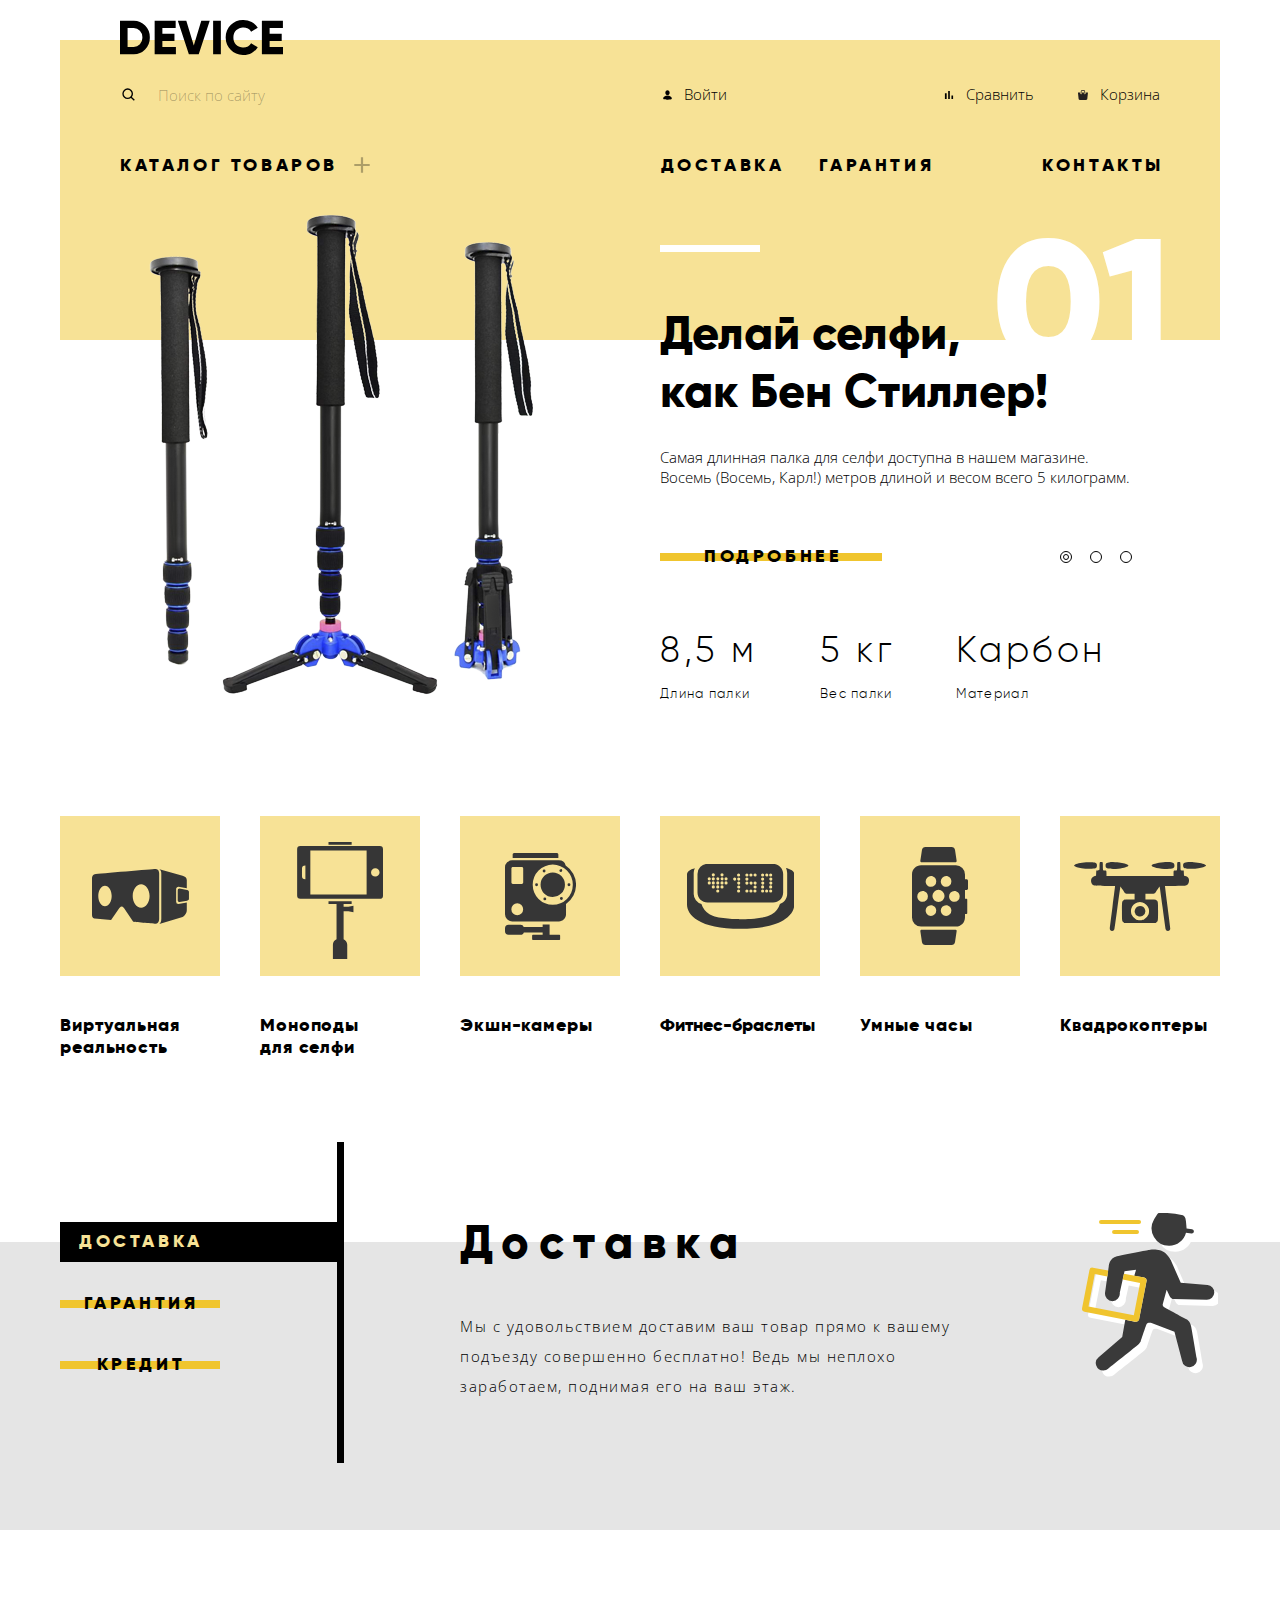
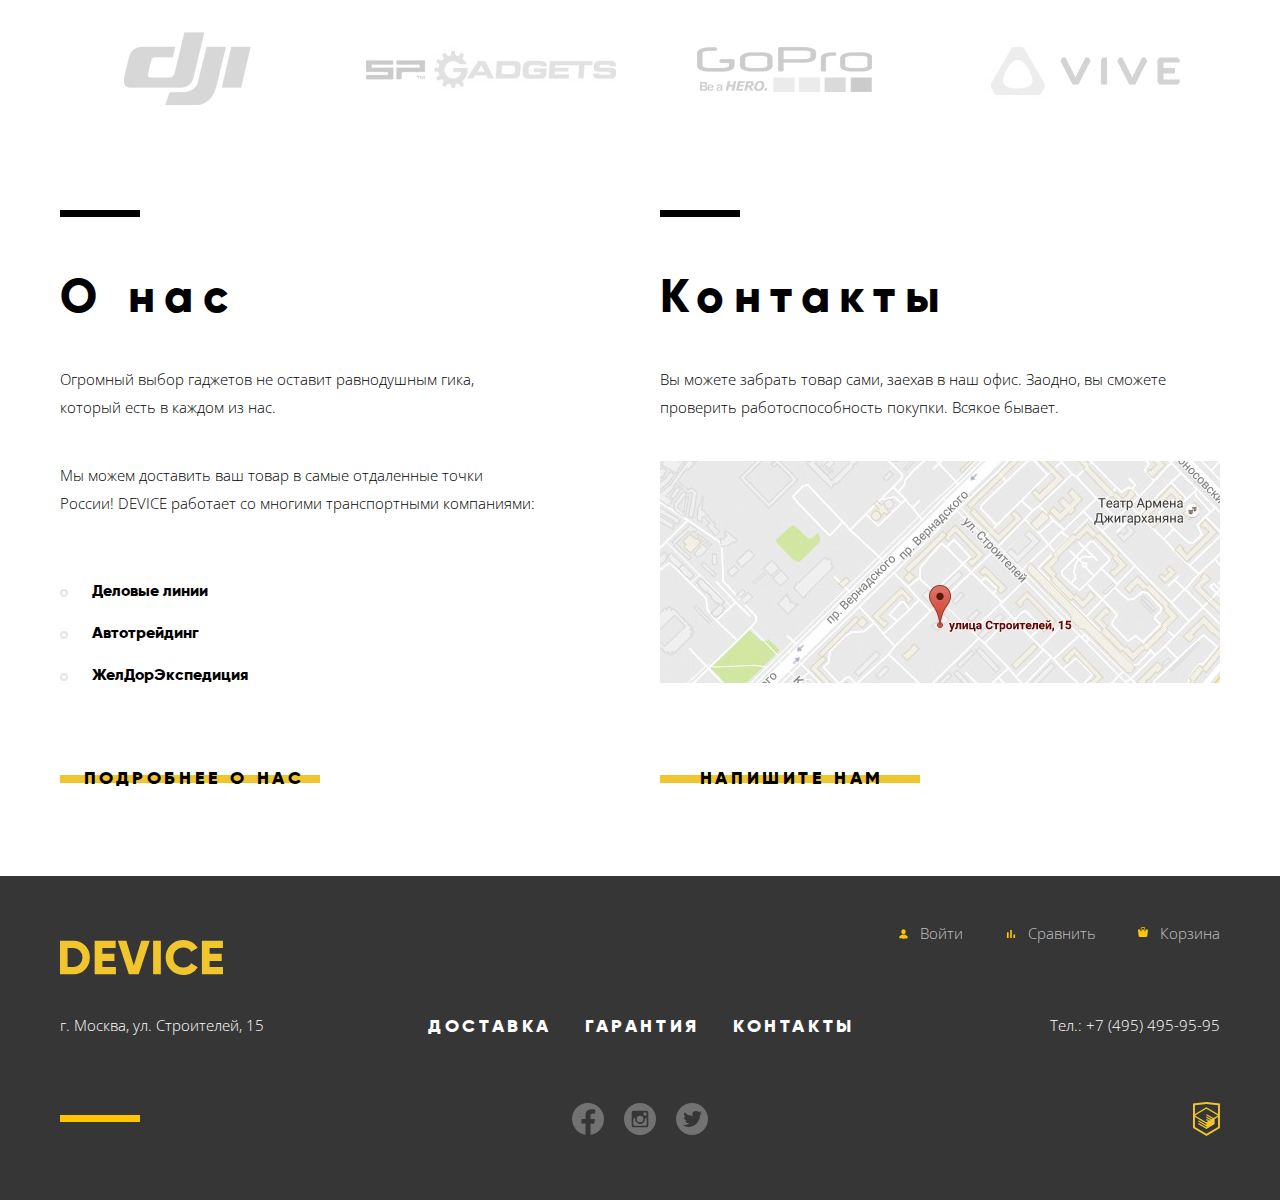
<file: index.html>
<!DOCTYPE html>
<html class="page" lang="ru">
<head>
  <meta charset="utf-8">
  <title>HTML Academy: Девайс</title>
  <link href="https://fonts.googleapis.com/css2?family=Open+Sans:wght@300;400&display=swap" rel="stylesheet">
  <link href="css/normalize.min.css" rel="stylesheet">
  <link href="css/style.min.css" rel="stylesheet">
</head>
<body class="page-body">
<header class="main-header container">
  <div class="wrapper">
    <a class="main-logo-header">
      <img alt="Логотип интернет магазина DEVICE" height="35" src="img/logo-header.svg" width="163">
    </a>
    <form action="https://echo.htmlacademy.ru" class="search-form" method="get">
      <label for="search-form"><span class="visually-hidden">Поиск</span></label>
      <input id="search-form" name="search" placeholder="Поиск по сайту" type="text" value="">
      <button type="submit">Найти</button>
    </form>
    <ul class="user-links-list-header">
      <li class="user-links-item"><a class="login-link" href="#">Войти</a></li>
      <li class="user-links-item push"><a class="compare-link" href="#">Сравнить</a></li>
      <li class="user-links-item"><a class="cart-link" href="#">Корзина</a></li>
    </ul>
    <nav class="main-navigation">
      <ul class="main-navigation-list">
        <li class="main-navigation-item push">
          <a class="main-navigation-item-plus" href="#">Каталог товаров</a>
          <ul class="main-navigation-submenu-list">
            <li class="main-navigation-submenu-item"><a href="#">Виртуальная реальность</a></li>
            <li class="main-navigation-submenu-item"><a href="catalog.html">Моноподы для селфи</a></li>
            <li class="main-navigation-submenu-item"><a href="#">Экшн-камеры</a></li>
            <li class="main-navigation-submenu-item"><a href="#">Фитнес-браслеты</a></li>
            <li class="main-navigation-submenu-item"><a href="#">Умные часы</a></li>
            <li class="main-navigation-submenu-item"><a href="#">Квадрокоптер</a></li>
          </ul>
        </li>
        <li class="main-navigation-item"><a href="#">Доставка</a></li>
        <li class="main-navigation-item"><a href="#">Гарантия</a></li>
        <li class="main-navigation-item"><a href="#">Контакты</a></li>
      </ul>
    </nav>
  </div>
</header>

<main>
  <section class="popular-products container">
    <div class="wrapper">
      <h2 class="visually-hidden">Популярные товары</h2>
      <ol class="popular-products-list">
        <li class="popular-products-item current-slide">
          <h3 class="visually-hidden">Селфи-палка</h3>
          <img alt="Селфи-палка в трех вариантах использования (с разложенной и со сложенной подставкой, и без неё)" class="popular-products-image" height="486" src="img/popular-monopod.png" width="384">
          <b class="popular-products-slogan">Делай селфи,<br> как Бен Стиллер!</b>
          <p class="popular-products-description">Самая длинная палка для селфи доступна в нашем магазине.<br> Восемь (Восемь, Карл!) метров длиной и весом всего 5 килограмм.</p>
          <a class="button popular-products-button" href="#">Подробнее</a>
          <dl class="popular-products-characteristics">
            <div class="characteristics-wrapper">
              <dt class="characteristics-key">Длина палки</dt>
              <dd class="characteristics-value">8,5 м</dd>
            </div>
            <div class="characteristics-wrapper">
              <dt class="characteristics-key">Вес палки</dt>
              <dd class="characteristics-value">5 кг</dd>
            </div>
            <div class="characteristics-wrapper">
              <dt class="characteristics-key">Материал</dt>
              <dd class="characteristics-value">Карбон</dd>
            </div>
          </dl>
        </li>
        <li class="popular-products-item">
          <h3 class="visually-hidden">Фитнес-браслет</h3>
          <img alt="Фитнес-браслет с надписью на экране «Я вижу, что ты снова ешь :(»" class="popular-products-image" height="483" src="img/popular-bracelet.png" width="345">
          <b class="popular-products-slogan">Худеем <br>правильно!</b>
          <p class="popular-products-description">Мотивирующие фитнес-браслеты помогут найти в себе силы <br>не пропускать занятия и соблюдать диету.</p>
          <a class="button popular-products-button" href="#">Подробнее</a>
          <dl class="popular-products-characteristics">
            <div class="characteristics-wrapper">
              <dt class="characteristics-key">Без подзарядки</dt>
              <dd class="characteristics-value">48 часов</dd>
            </div>
          </dl>
        </li>
        <li class="popular-products-item">
          <h3 class="visually-hidden">Квадрокоптер</h3>
          <img alt="Квадрокоптер с красным лазером" class="popular-products-image" height="334" src="img/popular-quadcopter.png" width="526">
          <b class="popular-products-slogan">Порхает как бабочка, жалит как пчела!</b>
          <p class="popular-products-description">Этот обычный, на первый взгляд, квадрокоптер оснащен <br>мощным лазером, замаскированным под стандартную камеру.</p>
          <a class="button popular-products-button" href="#">Подробнее</a>
          <dl class="popular-products-characteristics">
            <div class="characteristics-wrapper">
              <dt class="characteristics-key">Дальность полета</dt>
              <dd class="characteristics-value">800 м</dd>
            </div>
            <div class="characteristics-wrapper">
              <dt class="characteristics-key">Радиус поражения</dt>
              <dd class="characteristics-value">50 м</dd>
            </div>
          </dl>
        </li>
      </ol>
      <div class="popular-products-controls">
        <button aria-label="Первый слайд" class="current-button" tabindex="-1" type="button"></button>
        <button aria-label="Второй слайд" type="button"></button>
        <button aria-label="Третий слайд" type="button"></button>
      </div>
    </div>
  </section>

  <section class="categories container">
    <h2 class="visually-hidden">Категории товаров</h2>
    <ul class="categories-list">
      <li class="categories-item vr"><h3><a href="#">Виртуальная реальность</a></h3></li>
      <li class="categories-item monopod"><h3><a href="catalog.html">Моноподы <br>для селфи</a></h3></li>
      <li class="categories-item camera"><h3><a href="#">Экшн-камеры</a></h3></li>
      <li class="categories-item bracelet"><h3><a href="#">Фитнес-браслеты</a></h3></li>
      <li class="categories-item watch"><h3><a href="#">Умные часы</a></h3></li>
      <li class="categories-item quadcopter"><h3><a href="#">Квадрокоптеры</a></h3></li>
    </ul>
  </section>

  <section class="services">
    <div class="container">
      <h2 class="visually-hidden">Сервисы</h2>
      <div class="services-menu">
        <button class="services-slider current-button" tabindex="-1" type="button">Доставка</button>
        <button class="services-slider" type="button">Гарантия</button>
        <button class="services-slider" type="button">Кредит</button>
      </div>
      <ul class="services-list">
        <li class="services-item delivery current-slide">
          <h3 class="services-heading">Доставка</h3>
          <p class="services-description">Мы с удовольствием доставим ваш товар прямо к вашему <br>подъезду совершенно бесплатно! Ведь мы неплохо <br>заработаем, поднимая его на ваш этаж.</p>
        </li>
        <li class="services-item warranty">
          <h3 class="services-heading">Гарантия</h3>
          <p class="services-description">Если из-за возгорания купленного у нас товара у вас сгорит дом — <br>не переживайте, мы выдадим вам новый. <br>Товар, не дом, конечно же.</p>
        </li>
        <li class="services-item credit">
          <h3 class="services-heading">Кредит</h3>
          <p class="services-description">Залезть в долговую яму стало проще! Кредитные консультанты подберут для вас наиболее выгодные <br>условия кредита. Выгодные для нашего банка, разумеется.</p>
        </li>
      </ul>
    </div>

  </section>

  <section class="manufacturer container">
    <h2 class="visually-hidden">Производители</h2>
    <ul class="manufacturer-list">
      <li class="manufacturer-item dji">
        <a aria-label="DJI" href="#">
          <img alt="Логотип компании DJI" height="100" src="img/manufacturer-color-dji.png" width="260">
        </a>
      </li>
      <li class="manufacturer-item">
        <a aria-label="SP Gadgets" href="#">
          <img alt="Логотип компании SP Gadgets" height="100" src="img/manufacturer-color-sp-gadgets.png" width="260">
        </a>
      </li>
      <li class="manufacturer-item">
        <a aria-label="GoPro" href="#">
          <img alt="Логотип компании GoPro" height="100" src="img/manufacturer-color-gopro.png" width="260">
        </a>
      </li>
      <li class="manufacturer-item">
        <a aria-label="VIVE" href="#">
          <img alt="Логотип компании VIVE" height="100" src="img/manufacturer-color-vive.png" width="260">
        </a>
      </li>
    </ul>
  </section>

  <div class="about-us-contacts-wrapper container">
    <section class="about-us section-container">
      <h2 class="section-heading about-us-heading">О нас</h2>
      <p class="section-paragraph about-us-description">Огромный выбор гаджетов не оставит равнодушным гика, <br>который есть в каждом из нас.</p>
      <p class="section-paragraph about-us-delivery">Мы можем доставить ваш товар в самые отдаленные точки <br>России! DEVICE работает со многими транспортными компаниями:</p>
      <ul class="delivery-list">
        <li class="delivery-item">Деловые линии</li>
        <li class="delivery-item">Автотрейдинг</li>
        <li class="delivery-item">ЖелДорЭкспедиция</li>
      </ul>
      <a class="button about-us-button" href="#">Подробнее о нас</a>
    </section>

    <section class="contacts section-container">
      <h2 class="section-heading contacts-heading">Контакты</h2>
      <p class="section-paragraph contacts-description">Вы можете забрать товар сами, заехав в наш офис. Заодно, вы сможете проверить работоспособность покупки. Всякое бывает.</p>
      <a aria-label="Открыть модальное окно с интерактивной картой" class="contacts-map" href="https://www.google.com/maps/place/%D1%83%D0%BB.+%D0%A1%D1%82%D1%80%D0%BE%D0%B8%D1%82%D0%B5%D0%BB%D0%B5%D0%B9,+15,+%D0%9C%D0%BE%D1%81%D0%BA%D0%B2%D0%B0,+119311/@55.687031,37.529618,18z/data=!4m5!3m4!1s0x46b54cf65f5c8955:0x694710ccd55501e!8m2!3d55.687031!4d37.529618?hl=ru">
        <img alt="г. Москва, ул. Строителей, 15" height="222" src="img/contacts-map.jpg" width="560">
      </a>
      <a class="button contacts-button" href="#">Напишите нам</a>
    </section>
  </div>
</main>

<footer class="main-footer">
  <div class="main-footer-wrapper container">
    <a class="main-logo-footer">
      <img alt="Логотип интернет магазина DEVICE" height="35" src="img/logo-footer.svg" width="163">
    </a>
    <ul class="user-links-list-footer">
      <li class="user-links-item"><a class="login-link" href="#">Войти</a></li>
      <li class="user-links-item"><a class="compare-link" href="#">Сравнить</a></li>
      <li class="user-links-item"><a class="cart-link" href="#">Корзина</a></li>
    </ul>

    <address class="address-footer">г. Москва, ул. Строителей, 15</address>

    <section class="work-details">
      <h2 class="visually-hidden">Подробности</h2>
      <ul class="work-details-list">
        <li class="work-details-item">
          <a href="#">Доставка</a>
        </li>
        <li class="work-details-item">
          <a href="#">Гарантия</a>
        </li>
        <li class="work-details-item">
          <a href="#">Контакты</a>
        </li>
      </ul>
    </section>

    <a class="phone-footer" href="tel:+74954959595">Тел.: +7 (495) 495-95-95</a>

    <section class="social">
      <h2 class="visually-hidden">Социальные сети</h2>
      <ul class="social-list">
        <li class="social-item">
          <a class="social-link" href="#" target="_blank"><span class="visually-hidden">Facebook</span>
            <svg aria-hidden="true" fill="#fff" fill-opacity=".3" focusable="false" height="32" width="32" xmlns="http://www.w3.org/2000/svg">
              <path d="M32 16a16 16 0 10-18.5 15.8V20.62H9.44V16h4.06v-3.53c0-4 2.39-6.22 6.04-6.22 1.75 0 3.58.31 3.58.31v3.94h-2.01c-1.99 0-2.61 1.23-2.61 2.5v3h4.44l-.71 4.63H18.5V31.8A16 16 0 0032 16z"/>
            </svg>
          </a>
        </li>
        <li class="social-item">
          <a class="social-link" href="#" target="_blank"><span class="visually-hidden">Instagram</span>
            <svg aria-hidden="true" fill="#fff" fill-opacity=".3" focusable="false" height="32" width="32" xmlns="http://www.w3.org/2000/svg">
              <path d="M21 16a5 5 0 11-9.92-.83H9.33v6.66c0 .46.38.84.84.84h11.66a.84.84 0 00.84-.84v-6.66h-1.75c.05.27.08.54.08.83zm-5 3.33a3.33 3.33 0 100-6.66 3.33 3.33 0 000 6.66zm4-6.83h2a.5.5 0 00.5-.5v-2a.5.5 0 00-.5-.5h-2a.5.5 0 00-.5.5v2c0 .28.23.5.5.5zM16 0a16 16 0 100 32 16 16 0 000-32zm8.33 22.48c0 1.02-.83 1.85-1.85 1.85H9.52a1.86 1.86 0 01-1.85-1.85V9.52c0-1.02.83-1.85 1.85-1.85h12.96c1.02 0 1.85.83 1.85 1.85v12.96z"/>
            </svg>
          </a>
        </li>
        <li class="social-item">
          <a class="social-link" href="#" target="_blank"><span class="visually-hidden">Twitter</span>
            <svg aria-hidden="true" fill="#fff" fill-opacity=".3" focusable="false" height="32" width="32" xmlns="http://www.w3.org/2000/svg">
              <path d="M16 32a15.7 15.7 0 01-6.22-1.27 16.02 16.02 0 01-5.1-3.4 16.02 16.02 0 01-3.41-5.11A15.7 15.7 0 010 16c0-2.17.42-4.24 1.27-6.22a16.02 16.02 0 013.4-5.1 16.02 16.02 0 015.11-3.41A15.7 15.7 0 0116 0c2.17 0 4.24.42 6.22 1.27 1.98.84 3.68 1.97 5.1 3.4a16.02 16.02 0 013.41 5.11A15.7 15.7 0 0132 16c0 2.17-.42 4.24-1.27 6.22a16.02 16.02 0 01-3.4 5.1 16.02 16.02 0 01-5.11 3.41A15.7 15.7 0 0116 32zm9.4-24c-.12.06-.3.18-.56.34l-.6.41-.58.31-.66.22A3.68 3.68 0 0020.16 8c-2.44 0-3.66 1.02-3.66 3.06v1.85c-3.35-.17-5.93-1.4-7.72-3.7A2.52 2.52 0 008 11c0 1.38.51 2.42 1.53 3.13-.12 0-.3 0-.53.03-.23.02-.41.02-.55 0A1.57 1.57 0 018 14c0 .96.26 1.76.77 2.4a3.53 3.53 0 002.1 1.23c-.2.25-.5.37-.87.37-.33 0-.63-.1-.88-.28 0 .81.4 1.44 1.18 1.89.78.45 1.66.68 2.64.7-.38.57-.92.99-1.64 1.27-.72.28-1.49.42-2.3.42-.3 0-.7-.07-1.2-.22l-.8-.22c.33.67 1.02 1.24 2.05 1.72 1.03.48 2.34.72 3.92.72a10.3 10.3 0 007-2.69A13.08 13.08 0 0024 12c0-.04.13-.13.38-.27.25-.13.54-.31.87-.54.33-.23.58-.47.75-.72-1.13 0-1.88.02-2.25.06.73-.44 1.28-1.28 1.66-2.53z"/>
            </svg>
          </a>
        </li>
      </ul>
    </section>

    <a class="copyright" href="https://htmlacademy.ru/intensive/htmlcss" target="_blank"><span class="visually-hidden">Разработано HTML Academy</span>
      <svg aria-hidden="true" fill="#F0C52E" focusable="false" height="34" width="27" xmlns="http://www.w3.org/2000/svg">
        <path d="M13.62.02L13.47 0 0 1.4V26l13.47 8 13.43-7.97.05-.02V1.4L13.62 0zm11.4 12.07L13.49 5.33v-.1l-.08.05-.1-.06v.1L1.94 12.1V3.14l11.54-1.21 11.55 1.2v8.96zM13.4 6.78l11.52 6.7-4.48 2.63-7.09-4.21-.01 1.4 5.9 3.51-.86.5-5.03-2.98-.01 1.42L17.16 18l-.78.53-3.03-1.79-.01 1.41 1.85 1.1-1.8 1.07-11.36-6.73 11.38-6.82zM1.93 15.09l11.4 6.77.02 1.04-7.94-4.71-.02 1.4 7.98 4.8.02 1.06-7.97-4.72-.01 1.4 8.02 4.82.04.02 8.15-4.86-.02-5.16 3.42-2.03v10l-11.55 6.85L1.93 24.9V15.1z"/>
      </svg>
    </a>
  </div>
</footer>

<section class="modal modal-write-us">
  <h2 class="visually-hidden">Форма обратной связи</h2>
  <form action="https://echo.htmlacademy.ru" class="write-us-form" method="post">
    <ul class="write-us-form-list">
      <li class="write-us-form-item">
        <label class="write-us-label" for="write-us-name">Ваше имя:</label>
        <input class="write-us-input" id="write-us-name" name="name" placeholder="Имя Фамилия" type="text" value="">
      </li>
      <li class="write-us-form-item">
        <label class="write-us-label" for="write-us-email">Ваш e-mail:</label>
        <input class="write-us-input" id="write-us-email" name="e-mail" placeholder="email@example.com" type="email" value="">
      </li>
      <li class="write-us-form-item write-us-form-textarea">
        <label class="write-us-label" for="write-us-text">Текст письма:</label>
        <textarea class="write-us-input" id="write-us-text" name="message" placeholder="В свободной форме"></textarea>
      </li>
    </ul>
    <button class="button write-us-button" type="submit">Отправить</button>
  </form>
  <button aria-label="Закрыть" class="modal-close modal-close-write-us" type="reset"></button>
</section>

<section class="modal modal-map">
  <h2 class="visually-hidden">Как нас найти</h2>
  <iframe allowfullscreen="" aria-hidden="false" height="559" src="https://www.google.com/maps/embed?pb=!1m18!1m12!1m3!1d867.1438806486412!2d37.52893873038919!3d55.68737141709953!2m3!1f0!2f0!3f0!3m2!1i1024!2i768!4f13.1!3m3!1m2!1s0x46b54cf65f5c8955%3A0x694710ccd55501e!2z0YPQuy4g0KHRgtGA0L7QuNGC0LXQu9C10LksIDE1LCDQnNC-0YHQutCy0LAsIDExOTMxMQ!5e0!3m2!1sru!2sru!4v1603316058124!5m2!1sru!2sru" tabindex="0" width="960"></iframe>
  <button aria-label="Закрыть" class="modal-close modal-close-map" type="button"></button>
</section>
<script src="js/script.min.js"></script>
</body>
</html>
</file>
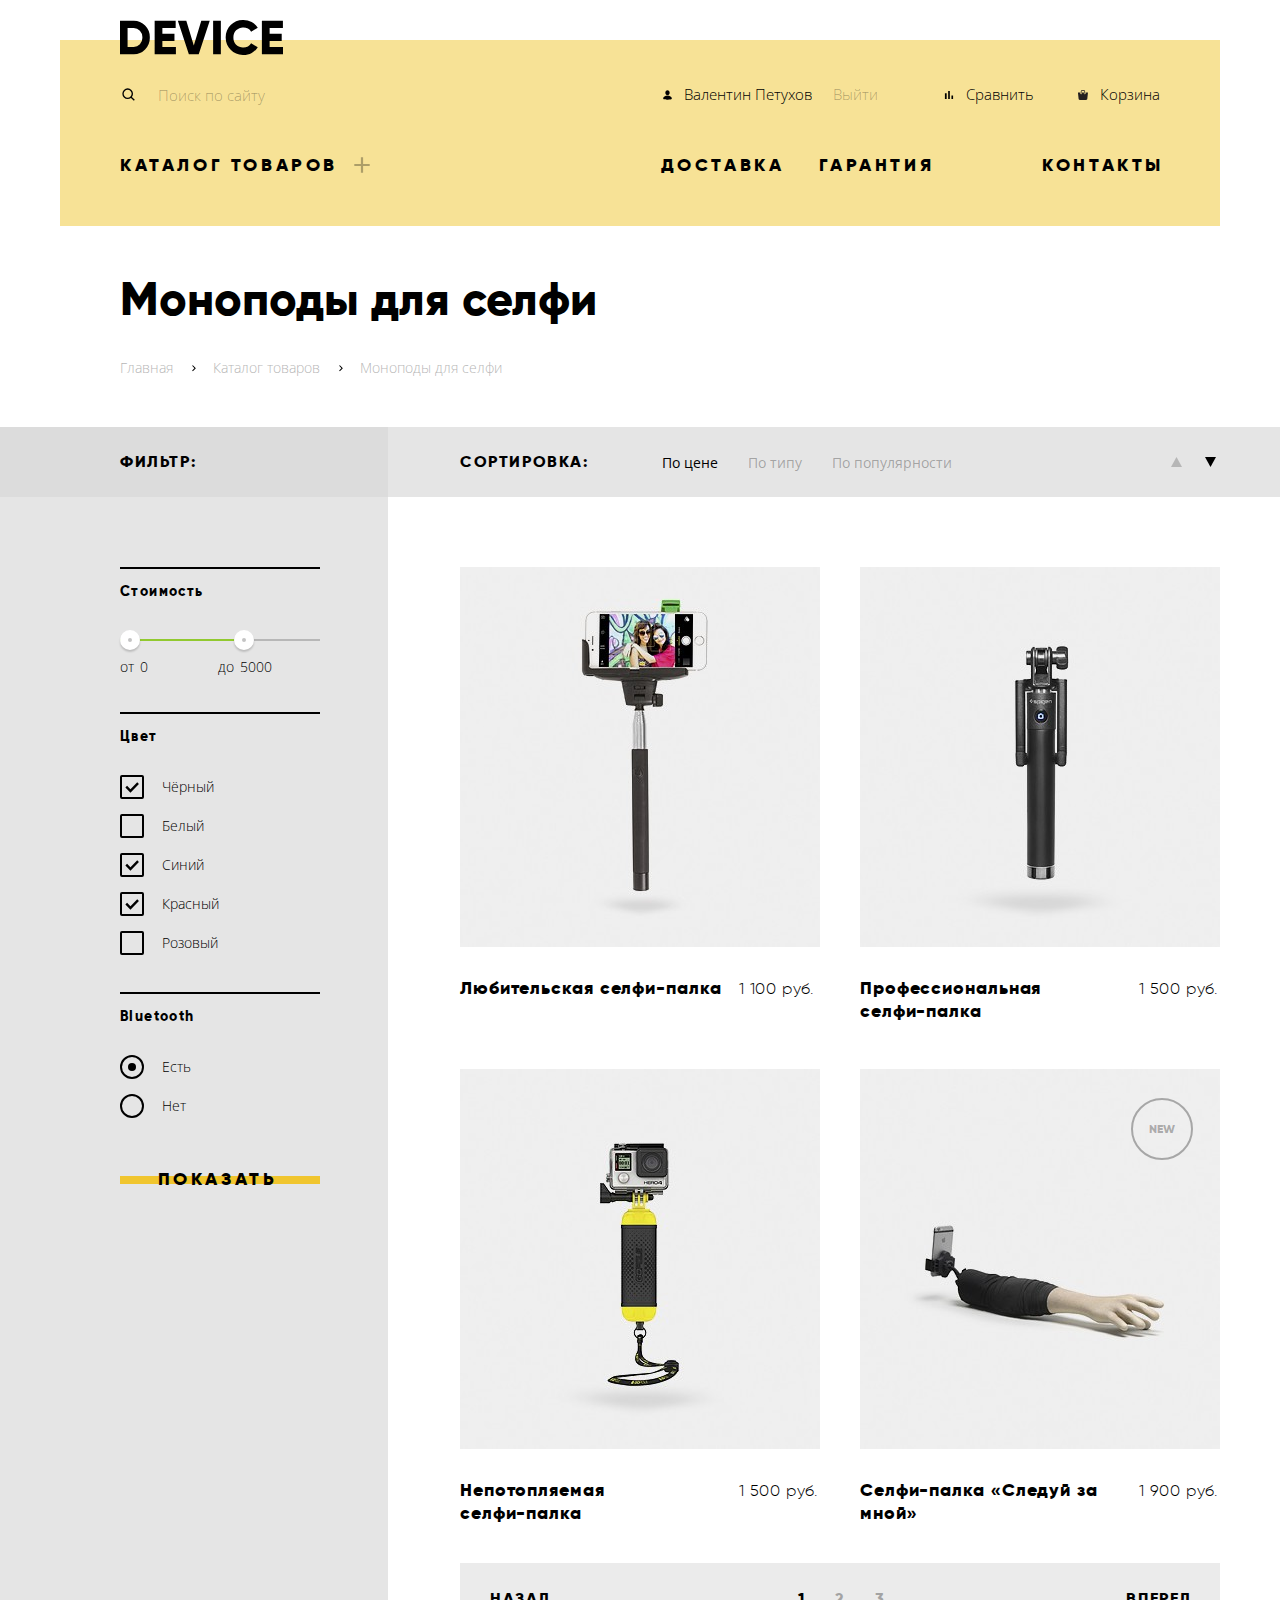
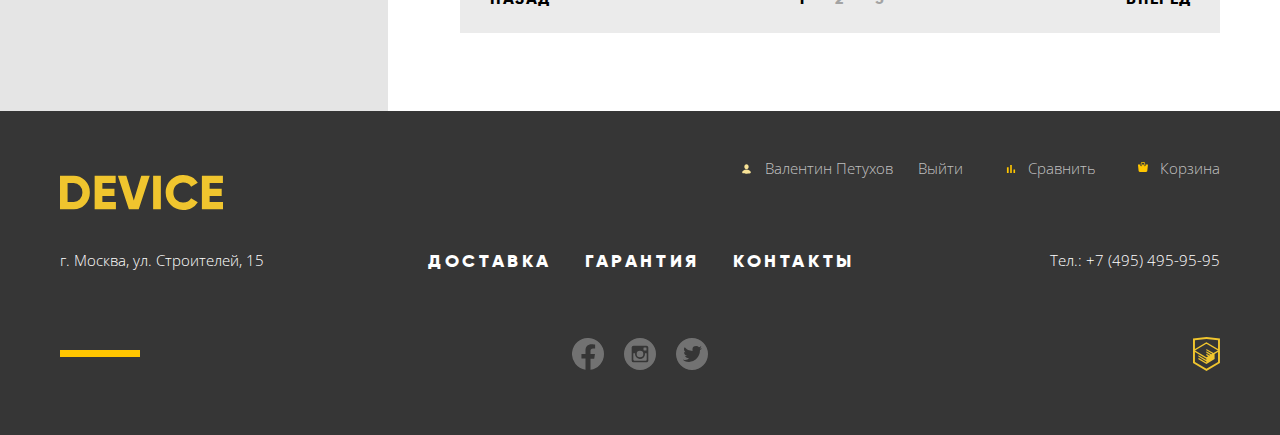
<file: catalog.html>
<!DOCTYPE html>
<html class="page" lang="ru">
<head>
  <meta charset="utf-8">
  <title>HTML Academy: Девайс - Моноподы для селфи</title>
  <link href="https://fonts.googleapis.com/css2?family=Open+Sans:wght@300;400&display=swap" rel="stylesheet">
  <link href="css/normalize.min.css" rel="stylesheet">
  <link href="css/style.min.css" rel="stylesheet">
</head>
<body class="page-body">
<header class="main-header inside-header container">
  <div class="wrapper">
    <a class="main-logo-header" href="index.html">
      <img alt="Логотип интернет магазина DEVICE" height="35" src="img/logo-header.svg" width="163">
    </a>
    <form action="https://echo.htmlacademy.ru" class="search-form" method="get">
      <label for="search-form"><span class="visually-hidden">Поиск</span></label>
      <input id="search-form" name="search" placeholder="Поиск по сайту" type="text" value="">
      <button type="submit">Найти</button>
    </form>
    <ul class="user-links-list-header">
      <li class="user-links-item"><a class="profile-link" href="#">Валентин Петухов</a></li>
      <li class="user-links-item user-links-item-logout"><a class="logout-link" href="#">Выйти</a></li>
      <li class="user-links-item push"><a class="compare-link" href="#">Сравнить</a></li>
      <li class="user-links-item"><a class="cart-link" href="#">Корзина</a></li>
    </ul>
    <nav class="main-navigation">
      <ul class="main-navigation-list">
        <li class="main-navigation-item push">
          <a class="main-navigation-item-plus" href="#">Каталог товаров</a>
          <ul class="main-navigation-submenu-list">
            <li class="main-navigation-submenu-item"><a href="#">Виртуальная реальность</a></li>
            <li class="main-navigation-submenu-item"><a href="catalog.html">Моноподы для селфи</a></li>
            <li class="main-navigation-submenu-item"><a href="#">Экшн-камеры</a></li>
            <li class="main-navigation-submenu-item"><a href="#">Фитнес-браслеты</a></li>
            <li class="main-navigation-submenu-item"><a href="#">Умные часы</a></li>
            <li class="main-navigation-submenu-item"><a href="#">Квадрокоптер</a></li>
          </ul>
        </li>
        <li class="main-navigation-item"><a href="#">Доставка</a></li>
        <li class="main-navigation-item"><a href="#">Гарантия</a></li>
        <li class="main-navigation-item"><a href="#">Контакты</a></li>
      </ul>
    </nav>
  </div>
</header>

<main>
  <div class="heading-wrapper container">
    <h1 class="main-heading">Моноподы для селфи</h1>
    <ul class="breadcrumbs">
      <li class="breadcrumbs-item"><a href="index.html">Главная</a></li>
      <li class="breadcrumbs-item"><a href="#">Каталог товаров</a></li>
      <li class="breadcrumbs-item"><a>Моноподы для селфи</a></li>
    </ul>
  </div>
  <div class="catalog-wrapper">
    <section class="filters">
      <div class="filters-heading-wrapper">
        <h2 class="filters-heading">Фильтр:</h2>
      </div>
      <form action="https://echo.htmlacademy.ru" class="product-filter" method="get">
        <fieldset class="fieldset-price">
          <legend>Стоимость</legend>
          <div class="range-filter">
            <div class="scale">
              <div class="bar"></div>
              <div aria-label="Минимальная цена" class="toggle toggle-min" tabindex="0"></div>
              <div aria-label="Максимальная цена" class="toggle toggle-max" tabindex="0"></div>
            </div>
            <div class="price-controls">
              <label class="min-price"> от <input name="min-price" type="number" value="0"> </label>
              <label class="max-price"> до <input name="max-price" type="number" value="5000"> </label>
            </div>
          </div>
        </fieldset>
        <fieldset class="fieldset-color">
          <legend>Цвет</legend>
          <ul class="filter-list filter-color-list">
            <li class="filter-option filter-option-checkbox">
              <input checked class="visually-hidden filter-input filter-input-checkbox" id="filter-color-black" name="color-black" type="checkbox">
              <label for="filter-color-black">Чёрный</label>
            </li>
            <li class="filter-option filter-option-checkbox">
              <input class="visually-hidden filter-input filter-input-checkbox" id="filter-color-white" name="color-white" type="checkbox">
              <label for="filter-color-white">Белый</label>
            </li>
            <li class="filter-option filter-option-checkbox">
              <input checked class="visually-hidden filter-input filter-input-checkbox" id="filter-color-blue" name="color-blue" type="checkbox">
              <label for="filter-color-blue">Синий</label>
            </li>
            <li class="filter-option filter-option-checkbox">
              <input checked class="visually-hidden filter-input filter-input-checkbox" id="filter-color-red" name="color-red" type="checkbox">
              <label for="filter-color-red">Красный</label>
            </li>
            <li class="filter-option filter-option-checkbox">
              <input class="visually-hidden filter-input filter-input-checkbox" id="filter-color-pink" name="color-pink" type="checkbox">
              <label for="filter-color-pink">Розовый</label>
            </li>
          </ul>
        </fieldset>
        <fieldset class="fieldset-bluetooth">
          <legend>Bluetooth</legend>
          <ul class="filter-list filter-bluetooth-list">
            <li class="filter-option filter-option-radio">
              <input checked class="visually-hidden filter-input filter-input-radio" id="filter-bluetooth-yes" name="bluetooth" type="radio" value="bluetooth-yes">
              <label for="filter-bluetooth-yes">Есть</label>
            </li>
            <li class="filter-option filter-option-radio">
              <input class="visually-hidden filter-input filter-input-radio" id="filter-bluetooth-no" name="bluetooth" type="radio" value="bluetooth-no">
              <label for="filter-bluetooth-no">Нет</label>
            </li>
          </ul>
        </fieldset>
        <button class="button button-show" type="submit">Показать</button>
      </form>
    </section>
    <div class="products-wrapper">
      <section class="sorting">
        <div class="catalog-container">
          <h2 class="sorting-heading">Сортировка:</h2>
          <ul class="sorting-list">
            <li class="sorting-item active"><a href="#">По цене</a></li>
            <li class="sorting-item"><a href="#">По типу</a></li>
            <li class="sorting-item"><a href="#">По популярности</a></li>
            <li class="sorting-item sort-up"><a href="#"><span class="visually-hidden">По возрастанию</span></a></li>
            <li class="sorting-item sort-down active"><a href="#" tabindex="-1"><span class="visually-hidden">По убыванию</span></a></li>
          </ul>
        </div>
      </section>
      <section class="catalog">
        <h2 class="visually-hidden">Список моноподов для селфи</h2>
        <ul class="catalog-list catalog-container">
          <li class="catalog-item">
            <div class="image-wrapper">
              <div class="product-buttons-wrapper">
                <a aria-label="Добавить Любительскую селфи-палку в корзину" class="button add-cart-button" href="#">В корзину</a>
                <a aria-label="Добавить Любительскую селфи-палку к сравнению" class="add-compare" href="#">Добавить к сравнению</a>
              </div>
              <img alt="Обычная селфи-палка с закрепленным на ней телефоном" height="380" src="img/product-dilettant.jpg" width="360">
            </div>
            <h3><a class="product-name" href="#">Любительская селфи-палка</a></h3>
            <span class="product-price">1 100 руб.</span>
          </li>
          <li class="catalog-item">
            <div class="image-wrapper">
              <div class="product-buttons-wrapper">
                <a aria-label="Добавить Профессиональную селфи-палку в корзину" class="button add-cart-button" href="#">В корзину</a>
                <a aria-label="Добавить Профессиональную селфи-палку к сравнению" class="add-compare" href="#">Добавить к сравнению</a>
              </div>
              <img alt="Профессиональная селфи-палка в сложенном состоянии" height="380" src="img/product-professional.jpg" width="360">
            </div>
            <h3><a class="product-name" href="#">Профессиональная <br>селфи-палка</a></h3>
            <span class="product-price">1 500 руб.</span>
          </li>
          <li class="catalog-item">
            <div class="image-wrapper">
              <div class="product-buttons-wrapper">
                <a aria-label="Добавить Непотопляемую селфи-палку в корзину" class="button add-cart-button" href="#">В корзину</a>
                <a aria-label="Добавить Непотопляемую селфи-палку к сравнению" class="add-compare" href="#">Добавить к сравнению</a>
              </div>
              <img alt="Непотопляемая селфи-палка желтого цвета с закрепленной на ней GoPro" height="380" src="img/product-unsinkable.jpg" width="360">
            </div>
            <h3><a class="product-name" href="#">Непотопляемая <br>селфи-палка</a></h3>
            <span class="product-price">1 500 руб.</span>
          </li>
          <li class="catalog-item">
            <div class="image-wrapper">
              <div class="product-buttons-wrapper">
                <a aria-label="Добавить Селфи-палку «Следуй за мной» в корзину" class="button add-cart-button" href="#">В корзину</a>
                <a aria-label="Добавить Селфи-палку «Следуй за мной» к сравнению" class="add-compare" href="#">Добавить к сравнению</a>
              </div>
              <span class="label-new">new</span>
              <img alt="Селфи-палка «Следуй за мной» в виде человеческой руки с закрепленным на ней телефоном" height="380" src="img/product-follow-me.jpg" width="360">
            </div>
            <h3><a class="product-name" href="#">Селфи-палка «Следуй за мной»</a></h3>
            <span class="product-price">1 900 руб.</span>
          </li>
        </ul>
        <ul class="pagination-list catalog-container">
          <li class="pagination-item previous"><a>Назад</a></li>
          <li class="pagination-item active"><a>1</a></li>
          <li class="pagination-item"><a href="#">2</a></li>
          <li class="pagination-item"><a href="#">3</a></li>
          <li class="pagination-item next"><a href="#">Вперед</a></li>
        </ul>
      </section>
    </div>
  </div>
</main>

<footer class="main-footer">
  <div class="main-footer-wrapper container">
    <a class="main-logo-footer" href="index.html">
      <img alt="Логотип интернет магазина DEVICE" height="35" src="img/logo-footer.svg" width="163">
    </a>
    <ul class="user-links-list-footer">
      <li class="user-links-item"><a class="profile-link" href="#">Валентин Петухов</a></li>
      <li class="user-links-item user-links-item-logout"><a class="logout-link" href="#">Выйти</a></li>
      <li class="user-links-item"><a class="compare-link" href="#">Сравнить</a></li>
      <li class="user-links-item"><a class="cart-link" href="#">Корзина</a></li>
    </ul>

    <address class="address-footer">г. Москва, ул. Строителей, 15</address>

    <section class="work-details">
      <h2 class="visually-hidden">Подробности</h2>
      <ul class="work-details-list">
        <li class="work-details-item">
          <a href="#">Доставка</a>
        </li>
        <li class="work-details-item">
          <a href="#">Гарантия</a>
        </li>
        <li class="work-details-item">
          <a href="#">Контакты</a>
        </li>
      </ul>
    </section>

    <a class="phone-footer" href="tel:+74954959595">Тел.: +7 (495) 495-95-95</a>

    <section class="social">
      <h2 class="visually-hidden">Социальные сети</h2>
      <ul class="social-list">
        <li class="social-item">
          <a class="social-link" href="#" target="_blank"><span class="visually-hidden">Facebook</span>
            <svg aria-hidden="true" fill="none" fill-opacity=".3" focusable="false" height="32" width="32" xmlns="http://www.w3.org/2000/svg">
              <path d="M32 16a16 16 0 10-18.5 15.8V20.62H9.44V16h4.06v-3.53c0-4 2.39-6.22 6.04-6.22 1.75 0 3.58.31 3.58.31v3.94h-2.01c-1.99 0-2.61 1.23-2.61 2.5v3h4.44l-.71 4.63H18.5V31.8A16 16 0 0032 16z" fill="#fff"/>
            </svg>
          </a>
        </li>
        <li class="social-item">
          <a class="social-link" href="#" target="_blank"><span class="visually-hidden">Instagram</span>
            <svg aria-hidden="true" fill="none" fill-opacity=".3" focusable="false" height="32" width="32" xmlns="http://www.w3.org/2000/svg">
              <path d="M21 16a5 5 0 11-9.92-.83H9.33v6.66c0 .46.38.84.84.84h11.66a.84.84 0 00.84-.84v-6.66h-1.75c.05.27.08.54.08.83zm-5 3.33a3.33 3.33 0 100-6.66 3.33 3.33 0 000 6.66zm4-6.83h2a.5.5 0 00.5-.5v-2a.5.5 0 00-.5-.5h-2a.5.5 0 00-.5.5v2c0 .28.23.5.5.5zM16 0a16 16 0 100 32 16 16 0 000-32zm8.33 22.48c0 1.02-.83 1.85-1.85 1.85H9.52a1.86 1.86 0 01-1.85-1.85V9.52c0-1.02.83-1.85 1.85-1.85h12.96c1.02 0 1.85.83 1.85 1.85v12.96z" fill="#fff"/>
            </svg>
          </a>
        </li>
        <li class="social-item">
          <a class="social-link" href="#" target="_blank"><span class="visually-hidden">Twitter</span>
            <svg aria-hidden="true" fill="none" fill-opacity=".3" focusable="false" height="32" width="32" xmlns="http://www.w3.org/2000/svg">
              <path d="M16 32a15.7 15.7 0 01-6.22-1.27 16.02 16.02 0 01-5.1-3.4 16.02 16.02 0 01-3.41-5.11A15.7 15.7 0 010 16c0-2.17.42-4.24 1.27-6.22a16.02 16.02 0 013.4-5.1 16.02 16.02 0 015.11-3.41A15.7 15.7 0 0116 0c2.17 0 4.24.42 6.22 1.27 1.98.84 3.68 1.97 5.1 3.4a16.02 16.02 0 013.41 5.11A15.7 15.7 0 0132 16c0 2.17-.42 4.24-1.27 6.22a16.02 16.02 0 01-3.4 5.1 16.02 16.02 0 01-5.11 3.41A15.7 15.7 0 0116 32zm9.4-24c-.12.06-.3.18-.56.34l-.6.41-.58.31-.66.22A3.68 3.68 0 0020.16 8c-2.44 0-3.66 1.02-3.66 3.06v1.85c-3.35-.17-5.93-1.4-7.72-3.7A2.52 2.52 0 008 11c0 1.38.51 2.42 1.53 3.13-.12 0-.3 0-.53.03-.23.02-.41.02-.55 0A1.57 1.57 0 018 14c0 .96.26 1.76.77 2.4a3.53 3.53 0 002.1 1.23c-.2.25-.5.37-.87.37-.33 0-.63-.1-.88-.28 0 .81.4 1.44 1.18 1.89.78.45 1.66.68 2.64.7-.38.57-.92.99-1.64 1.27-.72.28-1.49.42-2.3.42-.3 0-.7-.07-1.2-.22l-.8-.22c.33.67 1.02 1.24 2.05 1.72 1.03.48 2.34.72 3.92.72a10.3 10.3 0 007-2.69A13.08 13.08 0 0024 12c0-.04.13-.13.38-.27.25-.13.54-.31.87-.54.33-.23.58-.47.75-.72-1.13 0-1.88.02-2.25.06.73-.44 1.28-1.28 1.66-2.53z" fill="#fff"/>
            </svg>
          </a>
        </li>
      </ul>
    </section>

    <a class="copyright" href="https://htmlacademy.ru/intensive/htmlcss" target="_blank"><span class="visually-hidden">Разработано HTML Academy</span>
      <svg aria-hidden="true" fill="none" focusable="false" height="34" width="27" xmlns="http://www.w3.org/2000/svg">
        <path d="M13.62.02L13.47 0 0 1.4V26l13.47 8 13.43-7.97.05-.02V1.4L13.62 0zm11.4 12.07L13.49 5.33v-.1l-.08.05-.1-.06v.1L1.94 12.1V3.14l11.54-1.21 11.55 1.2v8.96zM13.4 6.78l11.52 6.7-4.48 2.63-7.09-4.21-.01 1.4 5.9 3.51-.86.5-5.03-2.98-.01 1.42L17.16 18l-.78.53-3.03-1.79-.01 1.41 1.85 1.1-1.8 1.07-11.36-6.73 11.38-6.82zM1.93 15.09l11.4 6.77.02 1.04-7.94-4.71-.02 1.4 7.98 4.8.02 1.06-7.97-4.72-.01 1.4 8.02 4.82.04.02 8.15-4.86-.02-5.16 3.42-2.03v10l-11.55 6.85L1.93 24.9V15.1z" fill="#F0C52E"/>
      </svg>
    </a>
  </div>
</footer>
</body>
</html>
</file>
<file: css/style.min.css>
@keyframes bounce{0%{transform:translate(-50%,-2000px)}70%{transform:translate(-50%,-35%)}90%{transform:translate(-50%,-55%)}to{transform:translate(-50%,-50%)}}@keyframes shake{0%,to{transform:translate(-50%,-50%)}10%,30%,50%,70%,90%{transform:translate(-49%,-50%)}20%,40%,60%,80%{transform:translate(-51%,-50%)}}@font-face{font-family:'Gilroy';font-style:normal;font-weight:300;font-display:swap;src:local('Gilroy Light'),local('Gilroy-Light'),url(../fonts/gilroylight.woff2) format('woff2'),url(../fonts/gilroylight.woff) format('woff')}@font-face{font-family:'Gilroy';font-style:normal;font-weight:800;font-display:swap;src:local('Gilroy Extra Bold'),local('Gilroy-Extra-Bold'),local('Gilroy Extra-Bold'),url(../fonts/gilroyextrabold.woff2) format('woff2'),url(../fonts/gilroyextrabold.woff) format('woff')}:root{--basic-black: #000000;--basic-dark: #363636;--basic-white: #FFFFFF;--basic-grey: #464646;--basic-half-grey: #7E7E7E;--basic-grey-light: #E5E5E5;--special-yellow: #F7E296;--special-green: #91C92F;--special-pink: #F6DADA;--special-yellow-light: #F7E296;--special-yellow-dark: #F0C52E;--special-yellow-bright: #FFC600;--special-grey-light-dc: #DCDCDC;--special-grey-light-e5: #E5E5E5;--special-grey-light-eb: #EBEBEB;--special-grey-light-ea: #EAEAEA;--special-grey-light-d9: #D9D9D9;--special-grey-light-c4: #C4C4C4;--special-grey-light-f2: #F2F2F2;--special-transparent-black-150: rgba(0, 0, 0, 0.15);--special-transparent-black-180: rgba(0, 0, 0, 0.18);--special-transparent-black-200: rgba(0, 0, 0, 0.2);--special-transparent-black-300: rgba(0, 0, 0, 0.3);--special-transparent-black-400: rgba(0, 0, 0, 0.4);--special-transparent-black-600: rgba(0, 0, 0, 0.6);--special-transparent-white-700: rgba(255, 255, 255, 0.7);--special-transparent-white-300: rgba(255, 255, 255, 0.3);--special-transparent-grey: rgba(238, 238, 238, 0.7)}body{min-width:1200px;margin:0;padding:0;font-size:18px;line-height:22px;font-family:'Gilroy',Arial,sans-serif;color:var(--basic-black);background-color:var(--basic-white)}a{text-decoration:none}img{max-width:100%;height:auto}*,::after,::before{box-sizing:border-box}.page{height:100%}.page-body{display:grid;align-content:start;min-height:100%;grid-template-rows:min-content 1fr min-content}.container{width:1200px;margin:0 auto;padding:0 20px}.main-header .wrapper{position:relative;display:grid;align-items:start;padding:40px 60px 0;column-gap:85px;background-image:linear-gradient(transparent,transparent 40px,var(--special-yellow) 40px,var(--special-yellow));grid-template-columns:441px auto}.inside-header{margin-bottom:44px}.main-logo-header{position:absolute;top:20px;left:60px}.main-logo-header[href]:focus,.main-logo-header[href]:hover,.user-links-list-header a:focus,.user-links-list-header a:hover{opacity:.6}.main-logo-header[href]:active,.user-links-list-header a:active{opacity:.3}.search-form{display:flex;justify-content:flex-start;align-items:flex-start;margin-top:44px}.search-form input[type=text]{width:356px;padding-bottom:12px;padding-left:38px;font-weight:300;font-size:15px;line-height:20px;font-family:'Open Sans',Arial,sans-serif;background-color:var(--special-yellow);border:0}.search-form:focus-within input[type=text]{border-bottom:2px solid var(--basic-black);outline:0}.search-form input[type=text]::placeholder{color:var(--special-transparent-black-300)}.search-form input[type=text]:focus::placeholder,.search-form input[type=text]:hover::placeholder{color:var(--special-transparent-black-600)}.search-form label{position:relative}.search-form label::before{content:'';position:absolute;top:2px;left:0;z-index:30;width:16px;height:16px;background-image:url(../img/icon-search.svg);background-repeat:no-repeat;background-position:50% 50%}.search-form button{display:none;margin-top:-15px;padding:13px 15px 13px 16px;font-weight:300;font-size:15px;line-height:20px;font-family:'Open Sans',Arial,sans-serif;text-transform:uppercase;background-color:var(--special-yellow);border:2px solid var(--basic-black)}.search-form:focus-within button{display:block}.search-form button:focus,.search-form button:hover{color:var(--basic-white);background-color:var(--basic-black);border-radius:0;outline:0}.search-form button:active{color:var(--special-transparent-white-300)}.user-links-list-header{display:flex;flex-wrap:wrap;justify-content:flex-end;margin:44px -10px 50px 0;padding:0;list-style:none;font-weight:300;font-size:15px;line-height:20px;font-family:'Open Sans',Arial,sans-serif}.user-links-list-header .user-links-item{margin-left:20px}.user-links-list-header .user-links-item-logout{margin-left:21px}.user-links-list-header .user-links-item:first-child{margin-left:14px}.user-links-list-header .user-links-item:last-child{margin-left:32px}.user-links-list-header .user-links-item.push{margin-left:auto}.user-links-list-header a{padding:10px 10px 10px 0;color:var(--basic-black)}.user-links-item a{position:relative}.user-links-item a::before{content:'';display:inline-block;width:14px;height:14px;margin-right:10px;margin-bottom:-2px;vertical-align:center;background-repeat:no-repeat;background-position:50% 50%}.user-links-list-header .profile-link{display:block;max-width:215px;padding:0;overflow:hidden;white-space:nowrap;text-overflow:ellipsis}.user-links-list-header .login-link::before,.user-links-list-header .profile-link::before{background-image:url(../img/icon-user.svg)}.user-links-list-header .compare-link::before{background-image:url(../img/icon-comparison.svg)}.user-links-list-header .cart-link::before{background-image:url(../img/icon-cart.svg)}.user-links-list-header .logout-link{color:var(--special-transparent-black-300)}.user-links-list-header .logout-link::before{content:none}.main-navigation{margin-bottom:50px;grid-column:1/-1}.main-navigation-list{position:relative;display:flex;flex-wrap:wrap;justify-content:flex-end;margin:0;padding:0;list-style:none;font-weight:800;text-transform:uppercase;letter-spacing:.2em}.main-navigation-item:not(:first-child){margin-left:35px}.main-navigation-item:last-child{margin-right:-4px;margin-left:108px}.main-navigation-item.push{margin-right:auto}.main-navigation-item-plus{position:relative}.main-navigation-item-plus::before{content:'';position:absolute;right:-35px;width:22px;height:22px;background-image:url(../img/icon-plus.svg);background-repeat:no-repeat;background-position:50% 50%}.main-navigation-list a{color:var(--basic-black)}.main-navigation-list a:focus,.main-navigation-list a:hover{color:var(--special-transparent-black-600)}.main-navigation-list a:active{color:var(--special-transparent-black-300)}.main-navigation-submenu-list{position:absolute;left:-60px;z-index:3;display:none;list-style:none;font-weight:300;font-size:15px;line-height:20px;font-family:'Open Sans',Arial,sans-serif;text-transform:none;letter-spacing:normal;background-color:var(--special-yellow)}.main-navigation-item-plus:focus+.main-navigation-submenu-list,.main-navigation-item-plus:hover+.main-navigation-submenu-list,.main-navigation-item:first-child:focus-within .main-navigation-submenu-list,.main-navigation-submenu-list:hover{display:grid;justify-content:start;width:1160px;min-height:146px;margin:0;padding:30px 60px 26px;column-gap:63px;grid-template-columns:repeat(6,auto);grid-auto-flow:row dense}.main-navigation-submenu-item{margin-bottom:16px}.main-navigation-submenu-item:nth-child(1),.main-navigation-submenu-item:nth-child(2),.main-navigation-submenu-item:nth-child(3){grid-column:1/2}.main-navigation-submenu-item:nth-child(4),.main-navigation-submenu-item:nth-child(5){grid-column:2/3}.main-navigation-submenu-item:nth-child(6){grid-column:3/4}.button{display:block;padding:8px 10px 10px;font-weight:800;font-size:18px;line-height:22px;text-align:center;color:var(--basic-black);text-transform:uppercase;letter-spacing:.2em;background-color:transparent;background-image:linear-gradient(transparent 16px,var(--special-yellow-dark) 16px,var(--special-yellow-dark) 24px,transparent 24px);border:0;justify-self:start}.button:focus,.button:hover{background-color:var(--special-yellow-dark);outline:0}.button:active{color:var(--special-transparent-black-300)}.popular-products .wrapper{position:relative;min-height:494px;margin-bottom:71px;background-image:linear-gradient(var(--special-yellow) 114px,transparent 114px,transparent)}.popular-products-list{margin:0;padding:0;list-style:none}.popular-products-item{position:relative;display:none;grid-template-columns:auto 560px;grid-template-areas:'image slogan' 'image description' 'image button' 'image characteristics' 'image .'}.popular-products-item::before{content:'';position:absolute;top:-33px;right:47px;font-weight:800;font-size:179px;line-height:219px;color:var(--basic-white);text-transform:uppercase}.popular-products-item:nth-child(1)::before{content:'01'}.popular-products-item:nth-child(2)::before{content:'02';right:54px}.popular-products-item:nth-child(3)::before{content:'03';right:53px}.popular-products-item::after{content:'';position:absolute;top:19px;right:460px;display:block;width:100px;height:7px;background-color:var(--basic-white)}.popular-products-image{max-height:486px;margin-left:40px;grid-area:image;object-fit:contain}.popular-products-item:nth-child(1) .popular-products-image{margin-top:-15px;margin-left:89px}.popular-products-item:nth-child(2) .popular-products-image{margin-top:11px;margin-left:116px}.popular-products-item:nth-child(3) .popular-products-image{margin-top:67px;margin-left:30px}.popular-products-slogan{z-index:2;margin-top:78px;margin-bottom:27px;padding-right:60px;font-weight:800;font-size:47px;line-height:58px;grid-area:slogan}.popular-products-description{z-index:2;margin:0 0 50px;padding-right:60px;font-weight:300;font-size:15px;line-height:20px;font-family:'Open Sans',Arial,sans-serif;grid-area:description}.popular-products-button{max-width:385px;margin-bottom:52px;padding-right:40px;padding-left:44px;grid-area:button}.popular-products-characteristics{display:flex;flex-wrap:wrap;margin:0;font-weight:300;grid-area:characteristics}.characteristics-wrapper{display:flex;flex-direction:column}.characteristics-wrapper:not(:last-child){margin-right:62px}.characteristics-value{order:1;margin:0 0 15px;font-size:36px;line-height:42px;letter-spacing:.1em}.characteristics-key{order:2;margin-bottom:19px;font-size:13px;line-height:15px;letter-spacing:.1em}.popular-products-controls{position:absolute;right:88px;bottom:157px;display:flex;justify-content:space-between;width:72px}.popular-products-controls button{position:relative;display:block;width:12px;height:12px;padding:0;background-color:transparent;border:1px solid var(--basic-black);border-radius:50%;cursor:pointer}.popular-products-controls .current-button::before{content:'';position:absolute;top:2px;left:2px;width:6px;height:6px;border:1px solid var(--basic-black);border-radius:50%}.popular-products-item.current-slide{display:grid}.categories{margin-bottom:174px}.categories-list{display:grid;margin:0;padding:213px 0 0;list-style:none;column-gap:40px;grid-template-columns:repeat(6,160px);row-gap:220px}.categories-item h3{margin:0}.categories-item a{position:relative;display:block;width:100%;padding:10px 0;font-size:18px;line-height:22px;color:var(--basic-black);letter-spacing:.05em}.categories-item:nth-child(4) a{letter-spacing:0}.categories-item a::after,.categories-item a::before{content:'';position:absolute;top:-188px;left:0;width:160px;height:160px}.categories-item a::before{background-color:var(--special-yellow)}.categories-item a:focus,.categories-item a:hover{outline:0}.categories-item a:focus::before,.categories-item a:hover::before{background-color:var(--special-yellow-dark)}.categories-item a:active::after{opacity:.3}.categories-item a:active{color:var(--special-transparent-black-300)}.categories-item a::after{background-repeat:no-repeat;background-position:50% 50%}.categories-item.vr a::after{background-image:url(../img/categories-ar.svg)}.categories-item.monopod a::after{background-image:url(../img/categories-monopod.svg);background-position:50% 60%}.categories-item.camera a::after{background-image:url(../img/categories-camera.svg)}.categories-item.bracelet a::after{background-image:url(../img/categories-bracelet.svg)}.categories-item.watch a::after{background-image:url(../img/categories-watch.svg)}.categories-item.quadcopter a::after{background-image:url(../img/categories-quadcopter.svg)}.services{display:grid;align-content:start;min-height:288px;margin-bottom:90px;background-color:var(--basic-grey-light)}.services .container{position:relative;display:grid;margin-top:-20px;column-gap:123px;grid-template-columns:277px 600px}.services .container::before,.services-slider::before{content:'';position:absolute;width:7px;background-color:var(--basic-black)}.services .container::before{top:-80px;left:297px;height:320px}.services-menu{display:flex;flex-direction:column;align-items:start}.services-slider{position:relative;z-index:2;display:block;min-width:160px;max-width:277px;margin-bottom:23px;padding:9px 10px 9px 12px;font-weight:800;text-align:center;color:var(--basic-black);text-transform:uppercase;letter-spacing:.2em;background-color:transparent;background-image:linear-gradient(transparent 16px,var(--special-yellow-dark) 16px,var(--special-yellow-dark) 24px,transparent 24px);border:0}.services-slider::before{left:277px;display:block;height:109px}.services-slider:last-child{margin-bottom:145px}.services-slider.current-button::after{content:'';position:absolute;top:0;left:0;z-index:-1;width:277px;height:40px;background-color:var(--basic-black)}.services-slider:focus,.services-slider:hover{background-color:var(--special-yellow-dark);outline:0}.services-slider.current-button{color:var(--special-yellow);background-color:var(--basic-black)}.services-list{margin:0;padding:0;list-style:none}.services-item{position:relative;display:none}.services-item.current-slide{display:block}.services-item::before{content:'';position:absolute;right:-158px;display:block;background-repeat:no-repeat}.services-item.delivery::before{right:-158px;width:136px;height:164px;background-image:url(../img/services-delivery.svg)}.services-item.warranty::before{top:-18px;right:-176px;width:171px;height:195px;background-image:url(../img/services-warranty.svg)}.services-item.credit::before{top:-23px;right:-152px;width:156px;height:188px;background-image:url(../img/services-credit.svg)}.services-heading{margin:-9px 0 40px;font-weight:800;font-size:47px;line-height:58px;letter-spacing:.2em}.services-description{margin:0 0 40px;font-weight:300;font-size:15px;line-height:30px;font-family:'Open Sans',Arial,sans-serif;letter-spacing:.1em}.manufacturer{margin-bottom:90px}.manufacturer-list{display:grid;margin:0;padding:0;list-style:none;grid-template-columns:repeat(4,260px);gap:40px}.manufacturer-item{opacity:.2;filter:grayscale(100%)}.manufacturer-item.dji{opacity:.185}.manufacturer-item:focus-within,.manufacturer-item:hover{opacity:1;filter:none}.manufacturer-item a:focus{outline:0}.about-us-contacts-wrapper{display:grid;margin-bottom:17px;column-gap:100px;grid-template-columns:500px 560px}.section-container{position:relative;display:flex;flex-direction:column;align-items:start;margin-bottom:60px}.section-container::before{content:'';position:absolute;top:-5px;display:block;width:80px;height:7px;background-color:var(--basic-black)}.about-us{max-width:500px}.contacts{max-width:560px}.section-heading{max-width:inherit;margin:52px 0 40px;font-size:47px;line-height:58px;letter-spacing:.2em}.section-paragraph{max-width:inherit;margin:0 0 40px;font-weight:300;font-size:15px;line-height:28px;font-family:'Open Sans',Arial,sans-serif}.about-us-delivery{max-width:inherit;margin-bottom:60px}.delivery-list{max-width:inherit;margin:0 0 56px;padding:0 0 0 32px;list-style:none}.delivery-item{position:relative;margin-bottom:14px;font-weight:800;font-size:16px;line-height:28px}.delivery-item::before{content:'';position:absolute;bottom:8px;left:-32px;display:block;width:8px;height:8px;border:2px solid var(--special-grey-light-e5);border-radius:50%}.contacts-map{max-width:inherit;margin-bottom:71px}.contacts-map img{max-width:inherit;object-fit:contain}.about-us-button,.contacts-button{min-width:260px;text-align:center}.about-us-button{padding-left:18px}.contacts-button{padding-left:14px}.main-heading{margin:0 0 28px 60px;font-weight:800;font-size:47px;line-height:58px}.heading-wrapper{margin-bottom:49px}.breadcrumbs{display:flex;flex-wrap:wrap;margin:0 0 0 60px;padding:0;list-style:none}.breadcrumbs-item:not(:last-child){position:relative;margin-right:40px}.breadcrumbs-item:not(:last-child)::before{content:'';position:absolute;right:-27px;bottom:4px;width:12px;height:12px;background-image:url(../img/icon-breadcrumbs.svg);background-repeat:no-repeat;background-position:50% 50%}.breadcrumbs-item a{font-weight:300;font-size:14px;line-height:19px;font-family:'Open Sans',Arial,sans-serif;color:var(--basic-black);opacity:.3}.breadcrumbs-item:not(:last-child) a:focus,.breadcrumbs-item:not(:last-child) a:hover{opacity:.6}.breadcrumbs-item:not(:last-child) a:active{opacity:.1}.catalog-wrapper{display:grid;grid-template-areas:'filter products'}.filters{display:flex;flex-direction:column;background-color:var(--basic-grey-light)}.filters-heading-wrapper{margin-bottom:70px;background-color:var(--special-grey-light-dc)}.filters-heading,.product-filter{width:260px;padding-left:60px}.product-filter{margin:0 68px 0 auto}.filters-heading{font-size:16px;line-height:20px;text-transform:uppercase;letter-spacing:.1em;margin:25px 68px 25px auto}.sorting-heading{margin-top:25px;margin-bottom:25px}.product-filter{display:flex;flex-direction:column;max-width:260px}.product-filter fieldset{margin:0;padding:0;border:0}.product-filter fieldset:last-of-type{margin-bottom:5px}.product-filter legend{width:200px;margin-bottom:30px;padding-top:14px;font-weight:800;font-size:14px;line-height:17px;letter-spacing:.1em;border-top:2px solid var(--basic-black)}.product-filter label{font-weight:300;font-size:14px;line-height:19px;font-family:'Open Sans',Arial,sans-serif}.fieldset-price legend{margin-bottom:39px}.fieldset-price .scale{position:relative;height:2px;margin-bottom:17px;background-color:var(--special-transparent-black-200)}.fieldset-price .bar{width:122px;height:2px;background-color:var(--special-green)}.fieldset-price .toggle{position:absolute;top:-9px;width:20px;height:20px;background-color:var(--special-grey-light-c4);border:8px solid var(--basic-white);border-radius:50%;box-shadow:0 2px 2px var(--special-transparent-black-180);cursor:pointer}.fieldset-price .toggle-min{left:0}.fieldset-price .toggle-max{left:114px}.price-controls{display:flex;justify-content:flex-start;margin-bottom:36px}.price-controls label{font-weight:300;font-size:14px;line-height:16px}.price-controls input{width:70px;margin:0;font-weight:inherit;font-size:inherit;line-height:inherit;background-color:transparent;border:0;-moz-appearance:textfield}.price-controls input::-webkit-inner-spin-button,.price-controls input::-webkit-outer-spin-button{margin:0;-webkit-appearance:none}.price-controls .min-price{margin-right:10px}.filter-list{margin:0 0 39px;padding:0 0 0 42px;list-style:none}.filter-option{position:relative}.filter-option-checkbox label::before,.filter-option-radio label::before{content:'';position:absolute;top:0;left:-42px;width:24px;height:24px;background-color:transparent;border:2px solid var(--basic-black);border-radius:2px}.filter-option-radio label::before{border-radius:50%}.filter-input-checkbox:checked+label::after{content:'';position:absolute;top:7px;left:-37px;width:14px;height:11px;background-image:url(../img/icon-check-mark.svg)}.filter-input-radio:checked+label::after{content:'';position:absolute;top:8px;left:-34px;width:8px;height:8px;background-color:var(--basic-black);border-radius:50%}.filter-option:focus-within{outline:auto}.filter-input:focus-within+label::after,.filter-input:focus-within+label::before,.filter-input:hover+label::after,.filter-input:hover+label::before{opacity:.6}.filter-input[disabled]+label{opacity:.25}.filter-input[disabled]+label::after,.filter-input[disabled]+label::before{opacity:1}.filter-option:not(:last-child){margin-bottom:17px}.button-show{bottom:0;min-width:200px;max-width:268px;padding-right:15px}.products-wrapper{display:flex;flex-direction:column}.catalog-container{width:760px;margin-right:auto;margin-left:72px}.sorting{margin-bottom:70px;background-color:var(--basic-grey-light)}.sorting .catalog-container{display:flex}.sorting-heading{max-width:300px;margin-right:73px;font-size:16px;line-height:20px;text-transform:uppercase;letter-spacing:.1em}.sorting-list{position:relative;display:flex;flex-grow:1;flex-wrap:wrap;justify-content:flex-start;margin:24px 0 10px;padding:0;list-style:none}.sorting-item{margin-right:30px}.sorting-item a{font-weight:400;font-size:14px;line-height:19px;font-family:'Open Sans',Arial,sans-serif;color:var(--special-transparent-black-300)}.sorting-item a:focus,.sorting-item a:hover{color:var(--special-transparent-black-600)}.sorting-item a:active,.sorting-item.active a{color:var(--basic-black)}.sort-down,.sort-up{width:0}.sort-up{margin-right:34px;margin-left:auto}.sort-down{margin-right:15px}.sort-down a,.sort-up a{display:block;width:11px;height:10px;margin-top:6px;background-image:url(../img/icon-up-dir.svg);background-repeat:no-repeat;opacity:.2}.sort-down a{transform:rotate(180deg)}.sort-down:not(.active) a:hover,.sort-up:not(.active) a:hover{opacity:.4}.sort-down a:focus,.sort-up a:focus{outline:auto;opacity:.4}.sort-down.active a,.sort-up.active a{opacity:1}.catalog-list{display:grid;margin-top:0;margin-bottom:39px;padding:0;list-style:none;column-gap:40px;grid-template-columns:360px 360px;row-gap:47px}.catalog-item{display:grid;align-content:start;grid-template-areas:'image image' 'name price';row-gap:29px;grid-template-columns:auto 81px}.catalog-item .image-wrapper{position:relative;width:360px;height:380px;overflow:hidden;background-color:var(--basic-grey-light);grid-area:image}.image-wrapper img{object-fit:contain}.image-wrapper:focus-within::before,.image-wrapper:hover::before{content:'';position:absolute;top:0;left:0;z-index:2;width:360px;height:380px;background-color:var(--special-transparent-grey)}.product-buttons-wrapper{position:absolute;top:28px;left:-3px;z-index:-3;display:flex;flex-direction:column;width:361px;height:353px}.image-wrapper:focus-within .product-buttons-wrapper,.image-wrapper:hover .product-buttons-wrapper{z-index:3}.add-cart-button{margin:auto auto 10px;padding-right:35px;padding-left:37px}.add-compare{margin-bottom:auto;font-weight:300;font-size:13px;line-height:18px;font-family:'Open Sans',Arial,sans-serif;text-align:center;color:var(--basic-black);letter-spacing:.1em;background-color:transparent;border:0;opacity:.5}.add-compare:focus,.add-compare:hover{outline:0;opacity:1}.add-compare:active{opacity:.2}.catalog-item h3{min-height:46px;margin:0}.product-name{font-weight:800;font-size:18px;line-height:22px;color:var(--basic-black);letter-spacing:.05em;grid-area:name}.product-price{margin-top:4px;font-weight:300;font-size:16px;line-height:18px;letter-spacing:.05em;grid-area:price;justify-self:start}.catalog-item .label-new{position:absolute;top:29px;right:27px;width:62px;height:62px;padding-top:22px;font-weight:800;font-size:12px;line-height:15px;text-align:center;color:var(--special-transparent-black-300);text-transform:uppercase;border:2px solid var(--special-transparent-black-300);border-radius:50%}.pagination-list{display:flex;flex-wrap:wrap;margin-top:0;margin-bottom:78px;padding:0;list-style:none;background-color:var(--special-grey-light-eb)}.pagination-item{padding-top:24px;padding-bottom:24px}.pagination-item:not(.previous):not(:nth-last-child(2)):not(.next){margin-right:29px}.pagination-item:first-child{margin-right:auto}.pagination-item:last-child{margin-left:auto}.pagination-item a{padding-top:26px;padding-bottom:25px;font-weight:800;font-size:16px;line-height:20px;color:var(--basic-black);text-transform:uppercase;letter-spacing:.1em;opacity:.3}.pagination-item.previous a{padding-right:30px;padding-left:30px}.pagination-item.next a{padding-right:28px;padding-left:24px}.pagination-item.active a,.pagination-item.next a,.pagination-item.previous a{opacity:1}.pagination-item a:focus,.pagination-item a:hover{opacity:.6}.pagination-item a:active,.pagination-item.active a:focus,.pagination-item.active a:hover,.pagination-item.next a:focus,.pagination-item.next a:hover,.pagination-item.previous a:focus,.pagination-item.previous a:hover{opacity:1}.pagination-item.next a:focus,.pagination-item.next a:hover,.pagination-item.previous a:focus,.pagination-item.previous a:hover{background-color:var(--special-grey-light-d9)}.pagination-item.next a:active,.pagination-item.previous a:active{color:var(--special-transparent-black-300)}.pagination-item.disabled a:active,.pagination-item.disabled a:focus,.pagination-item.disabled a:hover{color:var(--basic-black);background-color:var(--special-grey-light-eb)}.main-footer{padding-top:46px;background-color:var(--basic-dark)}.main-footer-wrapper{position:relative;display:grid;align-content:baseline;margin-bottom:59px;grid-template-areas:'logo user-links user-links' 'address work-details phone' '. social copyright';grid-template-columns:260px 1fr 260px}.main-footer-wrapper::before{content:'';position:absolute;bottom:19px;left:20px;display:block;width:80px;height:7px;background-color:var(--special-yellow-bright)}.main-logo-footer{margin-top:18px;margin-bottom:35px;grid-area:logo}.user-links-list-footer{display:flex;flex-wrap:wrap;margin:0;padding:0;list-style:none;grid-area:user-links;justify-self:end}.user-links-list-footer .user-links-item{margin-left:24px}.user-links-list-footer .user-links-item-logout{margin-left:5px}.user-links-list-footer .user-links-item:nth-last-child(1){margin-right:-10px;margin-left:20px}.user-links-list-footer .user-links-item:nth-last-child(2){margin-left:21px}.user-links-list-footer a{padding:10px;font-weight:300;font-size:15px;line-height:20px;font-family:'Open Sans',Arial,sans-serif;color:var(--special-transparent-white-700)}.user-links-list-footer .login-link::before{background-image:url(../img/icon-user-footer.svg)}.user-links-list-footer .profile-link::before{margin-right:12px;background-image:url(../img/icon-user-login-footer.svg)}.user-links-list-footer .compare-link::before{background-image:url(../img/icon-comparison-footer.svg)}.user-links-list-footer .cart-link::before{background-image:url(../img/icon-cart-footer.svg);background-position:50% 0}.user-links-list-footer .logout-link::before{content:none}.user-links-list-footer a:focus,.user-links-list-footer a:hover{color:var(--basic-white)}.user-links-list-footer a:active{color:var(--special-transparent-white-300)}.address-footer{grid-area:address}.phone-footer{text-align:right;grid-area:phone;justify-self:end}.address-footer,.phone-footer{align-self:start;font-style:normal;font-weight:300;font-size:15px;line-height:20px;font-family:'Open Sans',Arial,sans-serif;color:var(--basic-white)}.work-details{margin-bottom:66px;grid-area:work-details;justify-self:center}.work-details-list{display:flex;flex-wrap:wrap;max-width:640px;margin:0 0 0 3px;padding:0;list-style:none}.work-details-item:not(:last-child){margin-right:33px}.work-details-item a{font-weight:800;color:var(--basic-white);text-transform:uppercase;letter-spacing:.2em}.work-details-item a:focus,.work-details-item a:hover{opacity:.6}.work-details-item a:active{opacity:.3}.social{grid-area:social;justify-self:center}.social-list{display:flex;flex-wrap:wrap;margin:0;padding:0;list-style:none}.social-item:not(:last-child){margin-right:20px}.social-link:focus{outline:0}.social-link:focus svg,.social-link:hover svg{fill-opacity:.6}.social-item:active svg{fill-opacity:.1}.copyright{margin-top:-1px;grid-area:copyright;justify-self:end}.copyright:focus,.copyright:hover{opacity:.6}.copyright:active{opacity:.3}.modal{position:fixed;top:50%;left:50%;z-index:1000;background:var(--basic-white);box-shadow:0 10px 16px var(--special-transparent-black-150);transform:translate(-50%,-50%)}.modal-close{position:absolute;top:20px;right:20px;width:55px;height:55px;background-color:var(--special-yellow-dark);background-image:url(../img/icon-close.svg);background-repeat:no-repeat;background-position:52% 52%;border:0;border-radius:50%;cursor:pointer;opacity:.5}.modal-close:focus,.modal-close:hover{outline:0;opacity:1}.modal-close:active{opacity:.3}.modal-write-us{display:none;width:960px;padding:92px 100px 0}.write-us-form-list{display:flex;flex-wrap:wrap;justify-content:space-between;align-items:flex-end;margin:0;padding:0;list-style:none}.write-us-form-item:nth-child(even):not(.write-us-form-textarea){margin-left:40px}.write-us-form-item{flex-grow:1;width:47.3%;margin-bottom:32px}.write-us-form-textarea{width:100%}.write-us-form-item:last-child{margin-bottom:45px}.write-us-form-item *{display:block;width:100%}.write-us-label{margin-bottom:10px;font-weight:800}.write-us-input{padding:16px 20px 15px;font-weight:400;font-size:14px;line-height:19px;font-family:'Open Sans',Arial,sans-serif;color:var(--basic-black);background-color:var(--special-grey-light-f2);border:0}.write-us-input::placeholder{color:var(--special-transparent-black-400)}.write-us-input:hover{background-color:var(--special-grey-light-ea)}.write-us-input.invalid{background-color:var(--special-pink)}.write-us-input:focus{padding:14px 18px 13px;background-color:transparent;border:2px solid var(--special-yellow-light);outline:0}.write-us-form-textarea textarea{width:100%;height:167px;resize:none}.write-us-button{min-width:200px;max-width:100%;margin-bottom:60px}.modal-map{display:none;width:960px;height:559px}.modal-map iframe{border:0}.modal-show{display:block;animation:bounce .6s}.modal-error{animation:shake .6s}.visually-hidden{position:absolute;width:1px;height:1px;margin:-1px;padding:0;overflow:hidden;border:0;clip:rect(0 0 0 0)}
</file>
